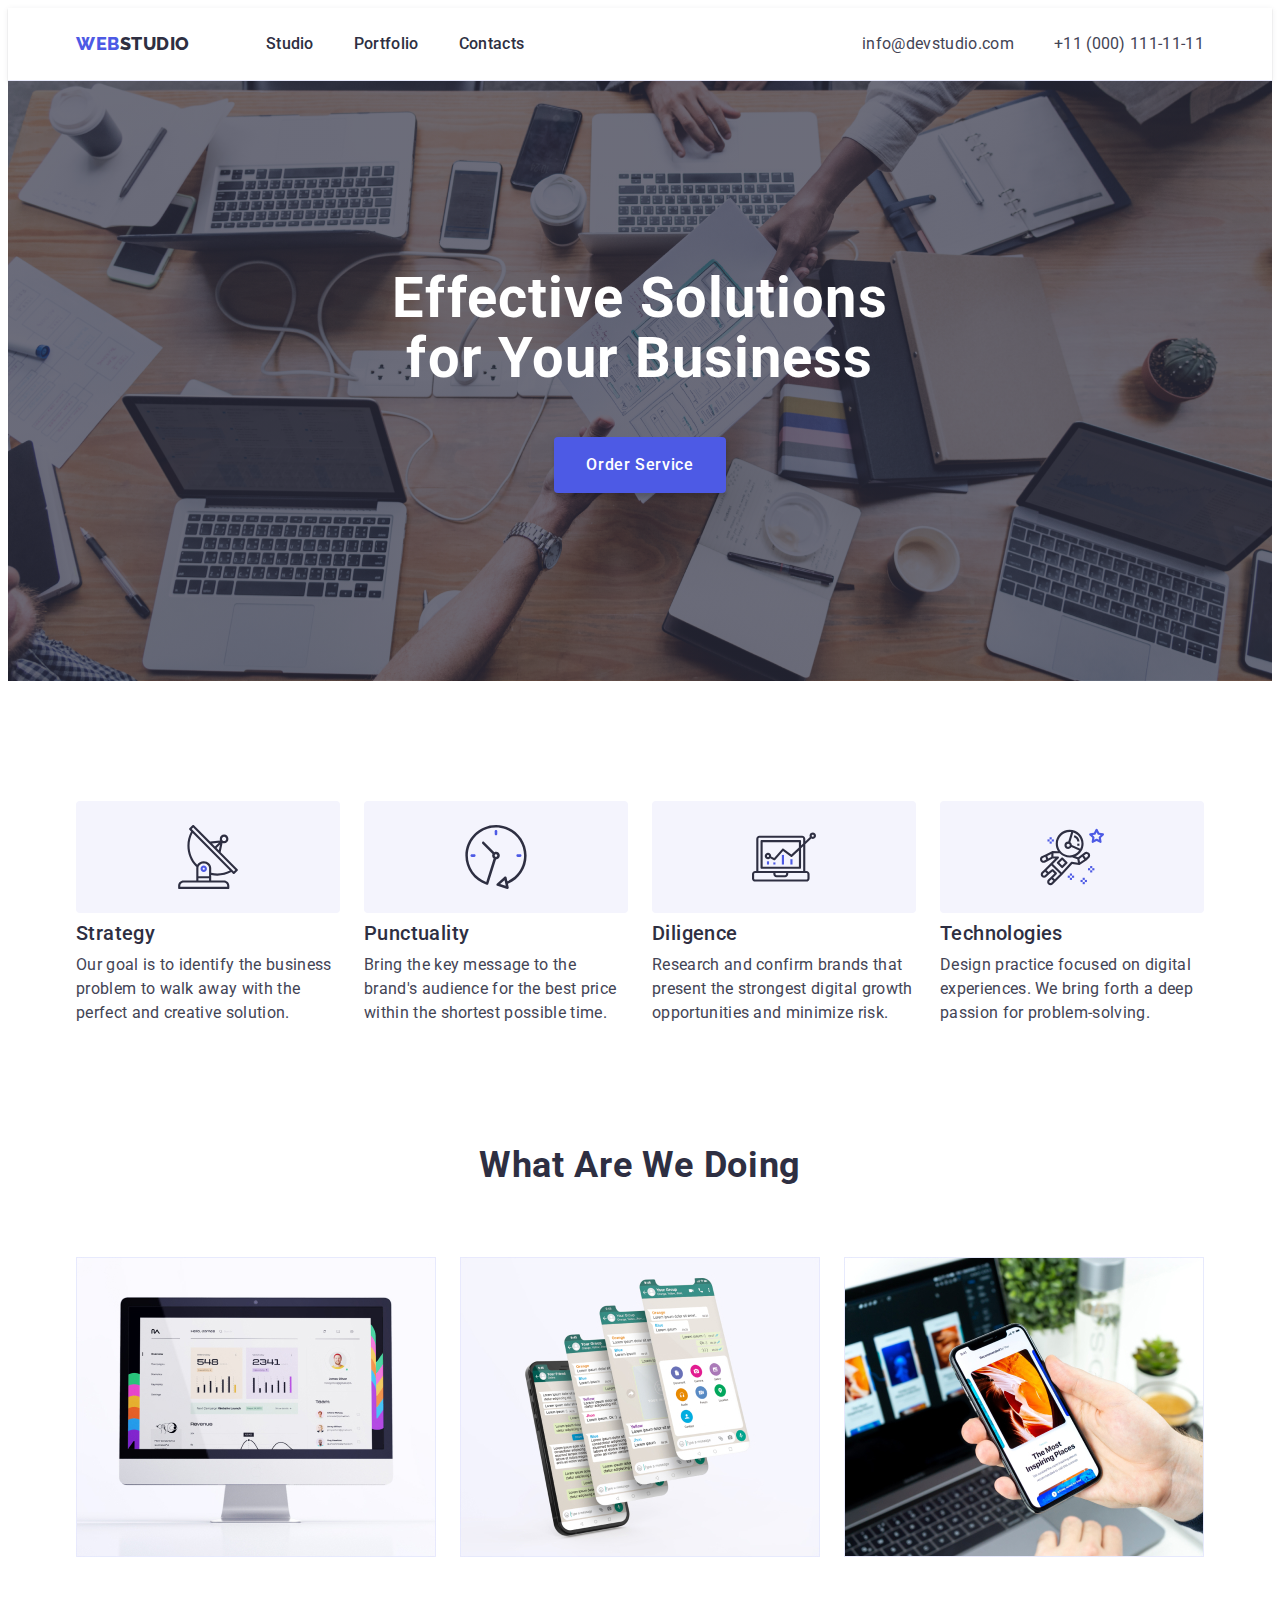
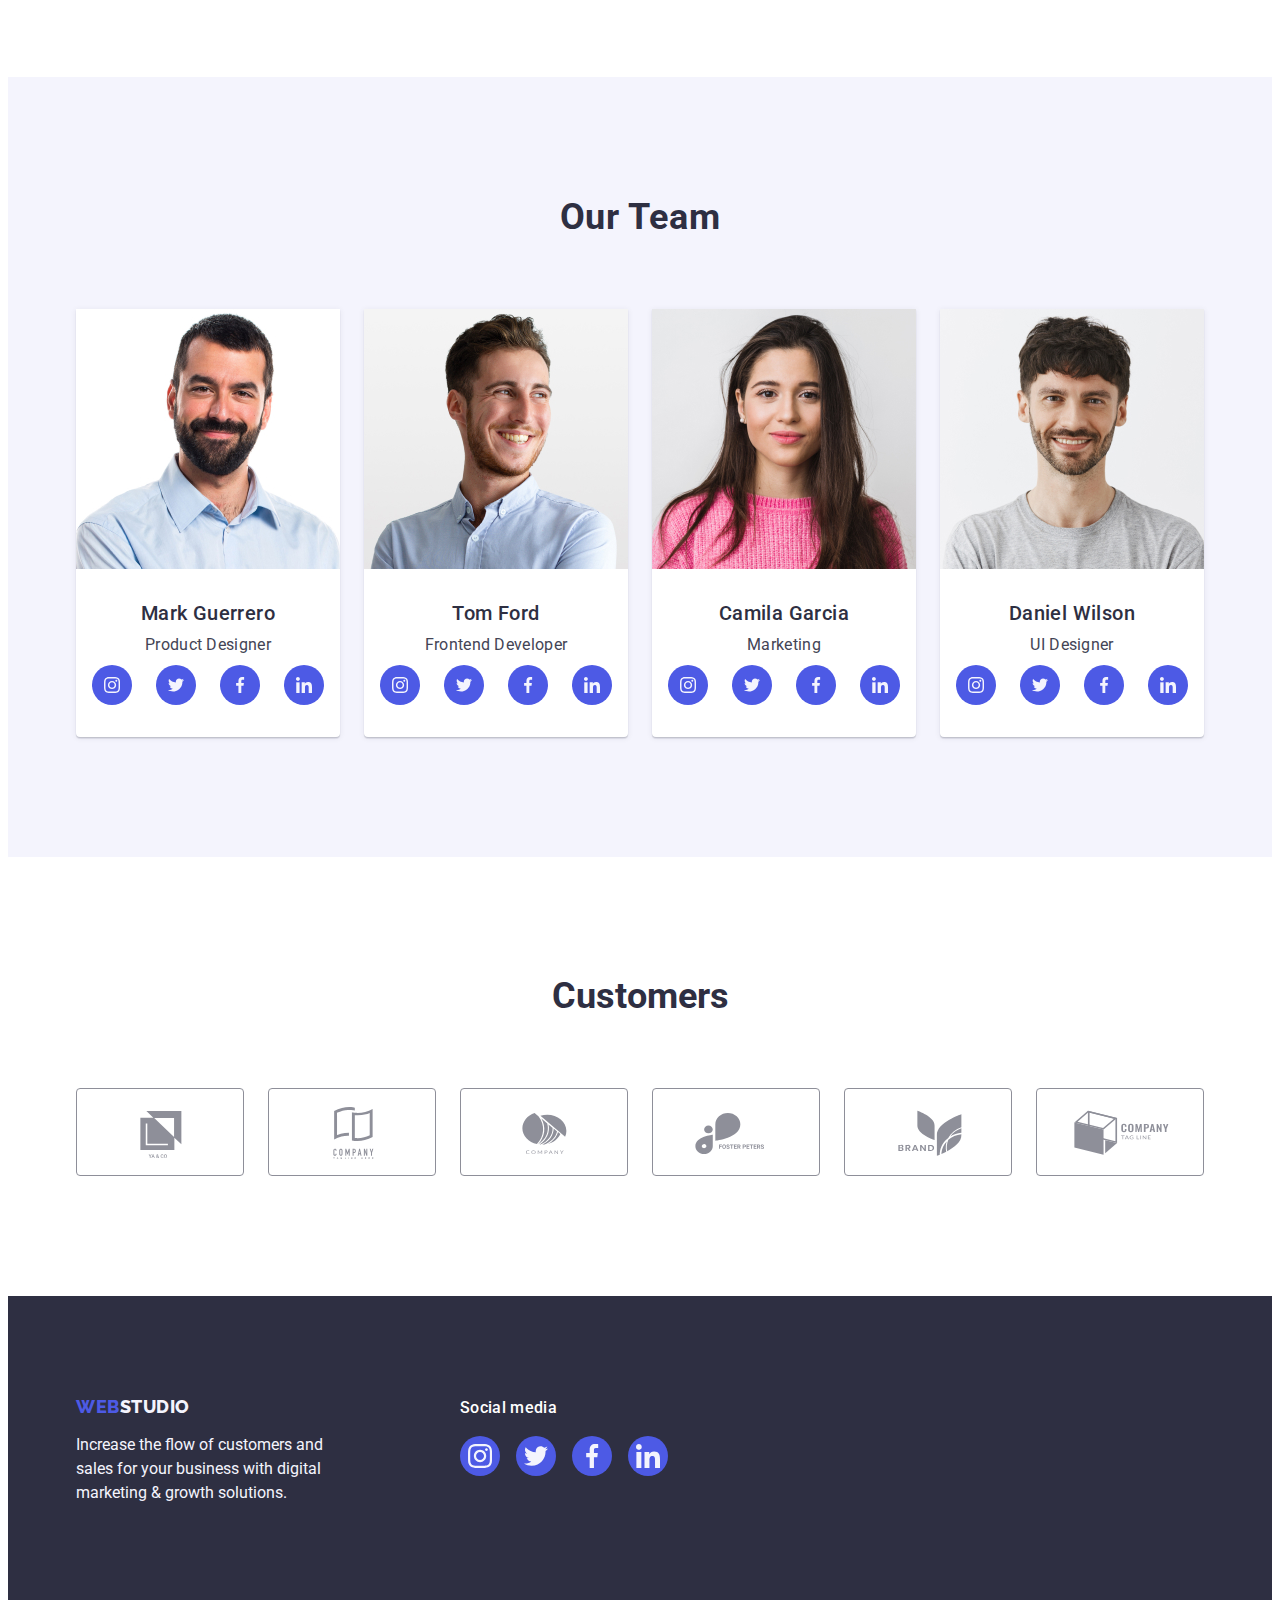
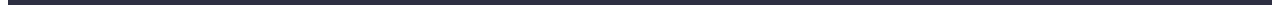
<file: index.html>
<!DOCTYPE html>
<html lang="en">
  <head>
    <meta charset="UTF-8" />
    <meta http-equiv="X-UA-Compatible" content="IE=edge" />
    <meta name="viewport" content="width=device-width, initial-scale=1.0" />
    <link rel="preconnect" href="https://fonts.googleapis.com" />
    <link rel="preconnect" href="https://fonts.gstatic.com" crossorigin />
    <link
      href="https://fonts.googleapis.com/css2?family=Raleway:wght@800&family=Roboto:wght@400;500;700;900&display=swap"
      rel="stylesheet"
    />
    <title>Document</title>
    <link
      rel="stylesheet"
      href="https://cdnjs.cloudflare.com/ajax/libs/modern-normalize/1.1.0/modern-normalize.min.css"
      integrity="sha512-wpPYUAdjBVSE4KJnH1VR1HeZfpl1ub8YT/NKx4PuQ5NmX2tKuGu6U/JRp5y+Y8XG2tV+wKQpNHVUX03MfMFn9Q=="
      crossorigin="anonymous"
      referrerpolicy="no-referrer"
    />
    <link rel="stylesheet" href="./css/styles.css" />
  </head>
  <body>
    <header class="header">
      <div class="container nav">
        <nav class="nav-list">
          <a href="./index.html" class="web padding-web"
            >Web<span class="table-studio">Studio</span></a
          >
          <ul class="nav">
            <li class="nav-item">
              <a href="./index.html" class="links">Studio</a>
            </li>
            <li class="nav-item">
              <a href="./portfolio.html" class="links">Portfolio</a>
            </li>
            <li class="nav-item"><a href="" class="links">Contacts</a></li>
          </ul>
        </nav>
        <address class="addr-nav">
          <ul class="nav-list address">
            <li>
              <a href="mailto:info@devstudio.com" class="contact"
                >info@devstudio.com</a
              >
            </li>
            <li>
              <a href="tel:+110001111111" class="contact"
                >+11 (000) 111-11-11</a
              >
            </li>
          </ul>
        </address>
      </div>
    </header>

    <main>
      <section class="hero">
        <div class="container">
          <h1 class="hero-title">Effective Solutions for Your Business</h1>
          <button type="button" class="button">Order Service</button>
        </div>
      </section>

      <section class="our-work">
        <div class="container">
          <h2 class="hidden-title" hidden>Our work</h2>
          <ul class="work-list">
            <li class="work-item">
              <div class="work-bg-icon">
                <svg class="work-icon" width="64" height="64">
                  <use href="./images/icons.svg#icon-antenna"></use>
                </svg>
              </div>
              <h3 class="work">Strategy</h3>
              <p class="article">
                Our goal is to identify the business problem to walk away with
                the perfect and creative solution.
              </p>
            </li>
            <li class="work-item">
              <div class="work-bg-icon">
                <svg class="work-icon" width="64" height="64">
                  <use href="./images/icons.svg#icon-clock"></use>
                </svg>
              </div>
              <h3 class="work">Punctuality</h3>
              <p class="article">
                Bring the key message to the brand's audience for the best price
                within the shortest possible time.
              </p>
            </li>
            <li class="work-item">
              <div class="work-bg-icon">
                <svg class="work-icon" width="64" height="64">
                  <use href="./images/icons.svg#icon-diagram"></use>
                </svg>
              </div>
              <h3 class="work">Diligence</h3>
              <p class="article">
                Research and confirm brands that present the strongest digital
                growth opportunities and minimize risk.
              </p>
            </li>
            <li class="work-item">
              <div class="work-bg-icon">
                <svg class="work-icon" width="64" height="64">
                  <use href="./images/icons.svg#icon-astronaut"></use>
                </svg>
              </div>
              <h3 class="work">Technologies</h3>
              <p class="article">
                Design practice focused on digital experiences. We bring forth a
                deep passion for problem-solving.
              </p>
            </li>
          </ul>
        </div>
      </section>

      <section class="application">
        <div class="container">
          <h2 class="application-title">What are we doing</h2>
          <ul class="application-list">
            <li class="application-item">
              <img
                src="./images/Rectangle_1.jpg"
                alt="Application development"
                width="360"
              />
            </li>
            <li class="application-item">
              <img
                src="./images/Rectangle_2.jpg"
                alt="Mobile applications"
                width="360"
              />
            </li>
            <li class="application-item">
              <img src="./images/Rectangle_3.jpg" alt="Sites" width="360" />
            </li>
          </ul>
        </div>
      </section>

      <section class="bg-team">
        <div class="container">
          <h2 class="application-title">Our Team</h2>
          <ul class="work-list">
            <li class="bg-cards">
              <img
                class="photo"
                src="./images/mark.jpg"
                alt="Photo Mark"
                width="264"
              />
              <div class="card-name">
                <h3 class="worker">Mark Guerrero</h3>
                <p class="subtitle">Product Designer</p>
                <ul class="soc-media-list">
                  <li class="soc-media">
                    <a href="" class="social-link" aria-label="Go to instagram">
                      <svg class="icon-bg" width="16" height="16">
                        <use
                          class="icon"
                          href="./images/icons.svg#icon-instagram"
                        ></use>
                      </svg>
                    </a>
                  </li>
                  <li class="soc-media">
                    <a href="" class="social-link" aria-label="Go to twitter">
                      <svg class="icon-bg" width="16" height="16">
                        <use
                          class="icon"
                          href="./images/icons.svg#icon-twitter"
                        ></use>
                      </svg>
                    </a>
                  </li>
                  <li class="soc-media">
                    <a href="" class="social-link" aria-label="Go to facebook">
                      <svg class="icon-bg" width="16" height="16">
                        <use
                          class="icon"
                          href="./images/icons.svg#icon-facebook"
                        ></use>
                      </svg>
                    </a>
                  </li>
                  <li class="soc-media">
                    <a href="" class="social-link" aria-label="Go to linkedin">
                      <svg class="icon-bg" width="16" height="16">
                        <use
                          class="icon"
                          href="./images/icons.svg#icon-linkedin"
                        ></use>
                      </svg>
                    </a>
                  </li>
                </ul>
              </div>
            </li>
            <li class="bg-cards">
              <img
                class="photo"
                src="./images/tom.jpg"
                alt="Photo Tom"
                width="264"
              />
              <div class="card-name">
                <h3 class="worker">Tom Ford</h3>
                <p class="subtitle">Frontend Developer</p>
                <ul class="soc-media-list">
                  <li class="soc-media">
                    <a href="" class="social-link" aria-label="Go to instagram">
                      <svg class="icon-bg" width="16" height="16">
                        <use
                          class="icon"
                          href="./images/icons.svg#icon-instagram"
                        ></use>
                      </svg>
                    </a>
                  </li>
                  <li class="soc-media">
                    <a href="" class="social-link" aria-label="Go to twitter">
                      <svg class="icon-bg" width="16" height="16">
                        <use
                          class="icon"
                          href="./images/icons.svg#icon-twitter"
                        ></use>
                      </svg>
                    </a>
                  </li>
                  <li class="soc-media">
                    <a href="" class="social-link" aria-label="Go to facebook">
                      <svg class="icon-bg" width="16" height="16">
                        <use
                          class="icon"
                          href="./images/icons.svg#icon-facebook"
                        ></use>
                      </svg>
                    </a>
                  </li>
                  <li class="soc-media">
                    <a href="" class="social-link" aria-label="Go to linkedin">
                      <svg class="icon-bg" width="16" height="16">
                        <use
                          class="icon"
                          href="./images/icons.svg#icon-linkedin"
                        ></use>
                      </svg>
                    </a>
                  </li>
                </ul>
              </div>
            </li>
            <li class="bg-cards">
              <img
                class="photo"
                src="./images/camila.jpg"
                alt="Photo Camila"
                width="264"
              />
              <div class="card-name">
                <h3 class="worker">Camila Garcia</h3>
                <p class="subtitle">Marketing</p>
                <ul class="soc-media-list">
                  <li class="soc-media">
                    <a href="" class="social-link" aria-label="Go to instagram">
                      <svg class="icon-bg" width="16" height="16">
                        <use
                          class="icon"
                          href="./images/icons.svg#icon-instagram"
                        ></use>
                      </svg>
                    </a>
                  </li>
                  <li class="soc-media">
                    <a href="" class="social-link" aria-label="Go to twitter">
                      <svg class="icon-bg" width="16" height="16">
                        <use
                          class="icon"
                          href="./images/icons.svg#icon-twitter"
                        ></use>
                      </svg>
                    </a>
                  </li>
                  <li class="soc-media">
                    <a href="" class="social-link" aria-label="Go to facebook">
                      <svg class="icon-bg" width="16" height="16">
                        <use
                          class="icon"
                          href="./images/icons.svg#icon-facebook"
                        ></use>
                      </svg>
                    </a>
                  </li>
                  <li class="soc-media">
                    <a href="" class="social-link" aria-label="Go to linkedin">
                      <svg class="icon-bg" width="16" height="16">
                        <use
                          class="icon"
                          href="./images/icons.svg#icon-linkedin"
                        ></use>
                      </svg>
                    </a>
                  </li>
                </ul>
              </div>
            </li>
            <li class="bg-cards">
              <img
                class="photo"
                src="./images/daniel.jpg"
                alt="Photo Daniel"
                width="264"
              />
              <div class="card-name">
                <h3 class="worker">Daniel Wilson</h3>
                <p class="subtitle">UI Designer</p>
                <ul class="soc-media-list">
                  <li class="soc-media">
                    <a href="" class="social-link" aria-label="Go to instagram">
                      <svg class="icon-bg" width="16" height="16">
                        <use
                          class="icon"
                          href="./images/icons.svg#icon-instagram"
                        ></use>
                      </svg>
                    </a>
                  </li>
                  <li class="soc-media">
                    <a href="" class="social-link" aria-label="Go to twitter">
                      <svg class="icon-bg" width="16" height="16">
                        <use
                          class="icon"
                          href="./images/icons.svg#icon-twitter"
                        ></use>
                      </svg>
                    </a>
                  </li>
                  <li class="soc-media">
                    <a href="" class="social-link" aria-label="Go to facebook">
                      <svg class="icon-bg" width="16" height="16">
                        <use
                          class="icon"
                          href="./images/icons.svg#icon-facebook"
                        ></use>
                      </svg>
                    </a>
                  </li>
                  <li class="soc-media">
                    <a href="" class="social-link" aria-label="Go to linkedin">
                      <svg class="icon-bg" width="16" height="16">
                        <use
                          class="icon"
                          href="./images/icons.svg#icon-linkedin"
                        ></use>
                      </svg>
                    </a>
                  </li>
                </ul>
              </div>
            </li>
          </ul>
        </div>
      </section>

      <section class="logo-section">
        <div class="container">
          <h2 class="logo-title">Customers</h2>
          <ul class="logo-list">
            <li class="logo-item">
              <a href="" class="logo-link">
                <svg class="logo" width="104" height="56">
                  <use href="./images/icons.svg#icon-logo-1"></use>
                </svg>
              </a>
            </li>

            <li class="logo-item">
              <a href="" class="logo-link">
                <svg class="logo" width="104" height="56">
                  <use href="./images/icons.svg#icon-logo-2"></use>
                </svg>
              </a>
            </li>
            <li class="logo-item">
              <a href="" class="logo-link">
                <svg class="logo" width="104" height="56">
                  <use href="./images/icons.svg#icon-logo-3"></use>
                </svg>
              </a>
            </li>

            <li class="logo-item">
              <a href="" class="logo-link">
                <svg class="logo" width="104" height="56">
                  <use href="./images/icons.svg#icon-logo-4"></use>
                </svg>
              </a>
            </li>

            <li class="logo-item">
              <a href="" class="logo-link">
                <svg class="logo" width="104" height="56">
                  <use href="./images/icons.svg#icon-logo-5"></use>
                </svg>
              </a>
            </li>

            <li class="logo-item">
              <a href="" class="logo-link">
                <svg class="logo" width="104" height="56">
                  <use href="./images/icons.svg#icon-logo-6"></use>
                </svg>
              </a>
            </li>
          </ul>
        </div>
      </section>
    </main>

    <footer class="footer">
      <div class="container footer-conteinter">
        <div class="footer-webstudio">
          <a href="./index.html" class="web footer-web"
            >Web<span class="footer-studio">Studio</span></a
          >
          <p class="footer-content">
            Increase the flow of customers and sales for your business with
            digital marketing & growth solutions.
          </p>
        </div>
        <div class="footer-soc-media">
          <p class="footer-media">Social media</p>
          <ul class="footer-list">
            <li class="soc-media">
              <a href="" class="footer-link" aria-label="Go to instagram">
                <svg class="icon-bg" width="24" height="24">
                  <use
                    class="icon"
                    href="./images/icons.svg#icon-instagram"
                  ></use>
                </svg>
              </a>
            </li>
            <li class="soc-media">
              <a href="" class="footer-link" aria-label="Go to twitter">
                <svg class="icon-bg" width="24" height="24">
                  <use
                    class="icon"
                    href="./images/icons.svg#icon-twitter"
                  ></use>
                </svg>
              </a>
            </li>
            <li class="soc-media">
              <a href="" class="footer-link" aria-label="Go to facebook">
                <svg class="icon-bg" width="24" height="24">
                  <use
                    class="icon"
                    href="./images/icons.svg#icon-facebook"
                  ></use>
                </svg>
              </a>
            </li>
            <li class="soc-media">
              <a href="" class="footer-link" aria-label="Go to linkedin">
                <svg class="icon-bg" width="24" height="24">
                  <use
                    class="icon"
                    href="./images/icons.svg#icon-linkedin"
                  ></use>
                </svg>
              </a>
            </li>
          </ul>
        </div>
      </div>
    </footer>
  </body>
</html>
</file>
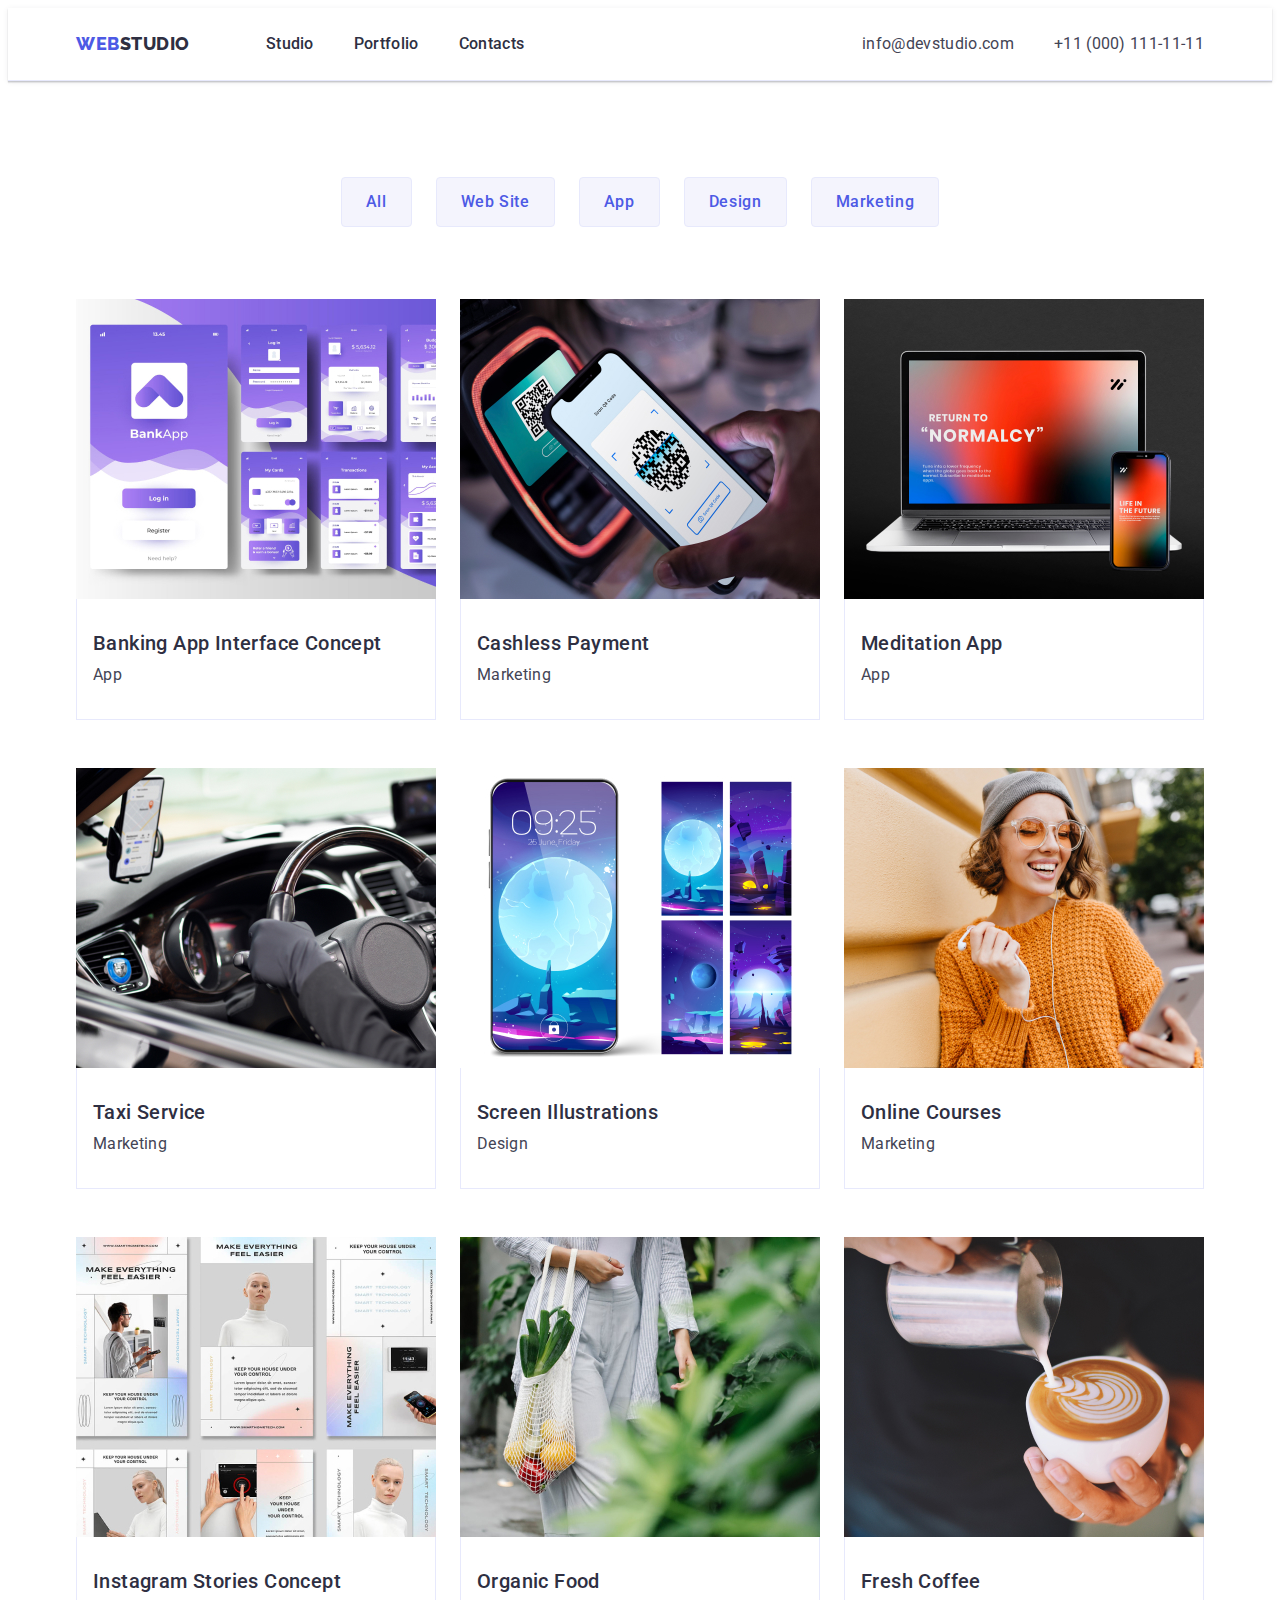
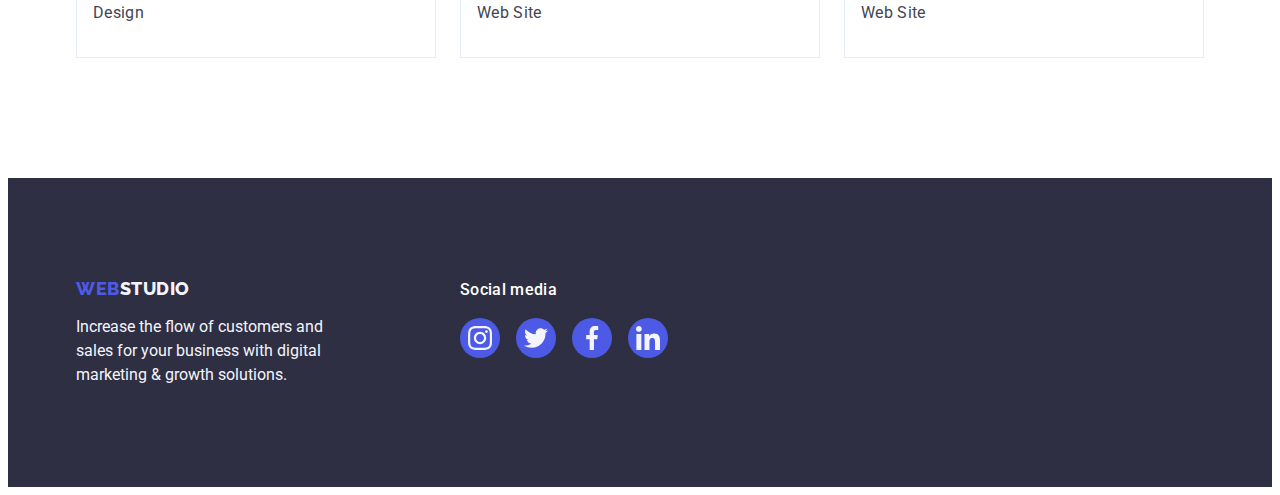
<file: portfolio.html>
<!DOCTYPE html>
<html lang="en">
  <head>
    <meta charset="UTF-8" />
    <meta http-equiv="X-UA-Compatible" content="IE=edge" />
    <meta name="viewport" content="width=device-width, initial-scale=1.0" />
    <link rel="preconnect" href="https://fonts.googleapis.com" />
    <link rel="preconnect" href="https://fonts.gstatic.com" crossorigin />
    <link
      href="https://fonts.googleapis.com/css2?family=Raleway:wght@800&family=Roboto:wght@400;500;700;900&display=swap"
      rel="stylesheet"
    />
    <title>Document</title>
    <link
      rel="stylesheet"
      href="https://cdnjs.cloudflare.com/ajax/libs/modern-normalize/1.1.0/modern-normalize.min.css"
      integrity="sha512-wpPYUAdjBVSE4KJnH1VR1HeZfpl1ub8YT/NKx4PuQ5NmX2tKuGu6U/JRp5y+Y8XG2tV+wKQpNHVUX03MfMFn9Q=="
      crossorigin="anonymous"
      referrerpolicy="no-referrer"
    />
    <link rel="stylesheet" href="./css/styles.css" />
  </head>
  <body>
    <header class="header">
      <div class="container nav">
        <nav class="nav-list">
          <a href="./index.html" class="web padding-web"
            >Web<span class="table-studio">Studio</span></a
          >
          <ul class="nav">
            <li class="nav-item">
              <a href="./index.html" class="links">Studio</a>
            </li>
            <li class="nav-item">
              <a href="./portfolio.html" class="links">Portfolio</a>
            </li>
            <li class="nav-item"><a href="" class="links">Contacts</a></li>
          </ul>
        </nav>
        <address class="addr-nav">
          <ul class="nav-list address">
            <li>
              <a href="mailto:info@devstudio.com" class="contact"
                >info@devstudio.com</a
              >
            </li>
            <li>
              <a href="tel:+110001111111" class="contact"
                >+11 (000) 111-11-11</a
              >
            </li>
          </ul>
        </address>
      </div>
    </header>

    <main>
      <section class="filtrs">
        <div class="container">
          <h1 hidden>Portfolio</h1>
          <ul class="buttons-list">
            <li><button type="button" class="buttons">All</button></li>
            <li><button type="button" class="buttons">Web Site</button></li>
            <li><button type="button" class="buttons">App</button></li>
            <li><button type="button" class="buttons">Design</button></li>
            <li><button type="button" class="buttons">Marketing</button></li>
          </ul>

          <ul class="app-list">
            <li class="app-item">
              <a href="" class="app-link"
                ><img
                  src="./images/banking.jpg"
                  alt="Banking App"
                  width="360"
                />
                <div class="app-title">
                  <h2 class="product-title">Banking App Interface Concept</h2>
                  <p class="article">App</p>
                </div></a
              >
            </li>
            <li class="app-item">
              <a href="" class="app-link">
                <img
                  src="./images/cashless.jpg"
                  alt="Cashless Payment"
                  width="360"
                />
                <div class="app-title">
                  <h2 class="product-title">Cashless Payment</h2>
                  <p class="article">Marketing</p>
                </div></a
              >
            </li>
            <li class="app-item">
              <a href="" class="app-link">
                <img
                  src="./images/meditation.jpg"
                  alt="Meditation App"
                  width="360"
                />
                <div class="app-title">
                  <h2 class="product-title">Meditation App</h2>
                  <p class="article">App</p>
                </div></a
              >
            </li>
            <li class="app-item">
              <a href="" class="app-link">
                <img src="./images/taxi.jpg" alt="Taxi Service" width="360" />
                <div class="app-title">
                  <h2 class="product-title">Taxi Service</h2>
                  <p class="article">Marketing</p>
                </div></a
              >
            </li>
            <li class="app-item">
              <a href="" class="app-link">
                <img
                  src="./images/screen.jpg"
                  alt="Screen Illustration"
                  width="360"
                />
                <div class="app-title">
                  <h2 class="product-title">Screen Illustrations</h2>
                  <p class="article">Design</p>
                </div></a
              >
            </li>
            <li class="app-item">
              <a href="" class="app-link">
                <img
                  src="./images/oline-courses.jpg"
                  alt="Oline Courses"
                  width="360"
                />
                <div class="app-title">
                  <h2 class="product-title">Online Courses</h2>
                  <p class="article">Marketing</p>
                </div></a
              >
            </li>
            <li class="app-item">
              <a href="" class="app-link">
                <img
                  src="./images/instagram-stories.jpg"
                  alt="Instagram Stories"
                  width="360"
                />
                <div class="app-title">
                  <h2 class="product-title">Instagram Stories Concept</h2>
                  <p class="article">Design</p>
                </div></a
              >
            </li>
            <li class="app-item">
              <a href="" class="app-link">
                <img src="./images/organic-food.jpg" alt="Food" width="360" />
                <div class="app-title">
                  <h2 class="product-title">Organic Food</h2>
                  <p class="article">Web Site</p>
                </div></a
              >
            </li>
            <li class="app-item">
              <a href="" class="app-link">
                <img src="./images/fresh-coffee.jpg" alt="Coffee" width="360" />
                <div class="app-title">
                  <h2 class="product-title">Fresh Coffee</h2>
                  <p class="article">Web Site</p>
                </div></a
              >
            </li>
          </ul>
        </div>
      </section>
    </main>

    <footer class="footer">
      <div class="container footer-conteinter">
        <div class="footer-webstudio">
          <a href="./index.html" class="web footer-web"
            >Web<span class="footer-studio">Studio</span></a
          >
          <p class="footer-content">
            Increase the flow of customers and sales for your business with
            digital marketing & growth solutions.
          </p>
        </div>
        <div class="footer-soc-media">
          <p class="footer-media">Social media</p>
          <ul class="footer-list">
            <li class="soc-media">
              <a href="" class="footer-link" aria-label="Go to instagram">
                <svg class="icon-bg" width="24" height="24">
                  <use
                    class="icon"
                    href="./images/icons.svg#icon-instagram"
                  ></use>
                </svg>
              </a>
            </li>
            <li class="soc-media">
              <a href="" class="footer-link" aria-label="Go to twitter">
                <svg class="icon-bg" width="24" height="24">
                  <use
                    class="icon"
                    href="./images/icons.svg#icon-twitter"
                  ></use>
                </svg>
              </a>
            </li>
            <li class="soc-media">
              <a href="" class="footer-link" aria-label="Go to facebook">
                <svg class="icon-bg" width="24" height="24">
                  <use
                    class="icon"
                    href="./images/icons.svg#icon-facebook"
                  ></use>
                </svg>
              </a>
            </li>
            <li class="soc-media">
              <a href="" class="footer-link" aria-label="Go to linkedin">
                <svg class="icon-bg" width="24" height="24">
                  <use
                    class="icon"
                    href="./images/icons.svg#icon-linkedin"
                  ></use>
                </svg>
              </a>
            </li>
          </ul>
        </div>
      </div>
    </footer>
  </body>
</html>
</file>
<file: css/styles.css>
:root{
    --title-text-color:#2E2F42;
    --text-color:#434455;
    --focus-text:#404BBF;
    --text-button:#4D5AE5;
    --background-button:#E7E9FC;
    --focus-button:#FFFFFF;
    --footer-text:#F4F4FD;
    --footer-focus-link:#31D0AA;
    --logo:#8E8F99;
            
}

*,
*::after,
*::before{
    box-sizing: border-box;

}

.container{
    width: 1158px;
    padding: 0 15px; 
    margin: 0 auto;
}

body{
    font-family: Roboto, sans-serif;
    color: var(--text-color);
    background-color: var(--focus-button);
}

ul {
    list-style: none;
    padding: 0;
    margin: 0;
}

a {
    color: inherit;
    text-decoration: none;
}

h1,
h2,
h3,
h4,
h5,
h6,
p {
    margin: 0;
}

img {
    display: block;
}

button {
    padding: 0;
    border: none;
    background-color: transparent;
    font: inherit;
    cursor: pointer;
}

address {
    font-style: normal;
}

/* header-nav */

.header {
    border-bottom: 1px solid var(--background-button);
    box-shadow: 0px 2px 1px rgba(46, 47, 66, 0.08), 0px 1px 1px rgba(46, 47, 66, 0.16), 0px 1px 6px rgba(46, 47, 66, 0.08);
}

.nav{
    display: flex;
}

.nav-list {
    display: flex;
    align-items: center;
}

.nav-item:not(:last-child){
margin-right: 40px;
}

.web {
    font-family: 'Raleway', sans-serif;
    font-weight: 800;
    font-size: 18px;
    line-height: 1.17;
    letter-spacing: 0.03em;
    text-transform: uppercase;
    color: var(--text-button);
    text-decoration: none;
}

.padding-web {
    margin-right: 76px;
    padding: 24px 0;
}

.table-studio {
    color: var(--title-text-color);
}

.links {
    font-weight: 500;
    font-size: 16px;
    line-height: 1.5;
    letter-spacing: 0.02em;
    color: var(--title-text-color);
    padding: 24px 0;
}

.links:hover,
.links:focus {
    color: var(--focus-text);
}

/* header-address */

.address {
    margin-left: auto;
    gap: 40px;
    padding: 24px 0;
}

.addr-nav {
    font-style: normal;
    margin-left: auto;
}

.contact {
    font-size: 16px;
    line-height: 1.5;
    letter-spacing: 0.02em;
    color: var(--text-color);
}

.contact:hover,
.contact:focus {
    color: var(--focus-text);
}

/* hero */

.hero {
    background-image: linear-gradient(rgba(46, 47, 66, 0.7),rgba(46, 47, 66, 0.7)), url(../images/hero-photo.jpg);
    max-width: 1440px;
    margin-left: auto;
    margin-right: auto;
    background-repeat: no-repeat;
    background-position: center;
    background-size: cover;
    padding-top: 188px;
    padding-bottom: 188px;
}

.hero-title {
    margin-bottom: 48px;
    margin-top: 0;
    margin-left: auto;
    margin-right: auto;
    font-size: 56px;
    line-height: 1.07;
    letter-spacing: 0.02em;
    color: var(--focus-button);
    max-width: 496px;
    text-align: center;

}

.button {
    background-color: var(--text-button);
    font-family: "Roboto", sans-serif;
    font-weight: 500;
    font-size: 16px;
    line-height: 1.5;
    letter-spacing: 0.04em;
    color: var(--focus-button);
    cursor: pointer;
    box-shadow: 0px 4px 4px rgba(0, 0, 0, 0.15);
    border-radius: 4px;
    padding: 16px 32px;
    display: block;
    min-width: 169px;
    margin: 0 auto;

}

.button:hover,
.button:focus {
    color: var(--focus-button);
    background-color: var(--focus-text);

}

/* first section "Our work" */
.card-name{
    padding: 32px 0;
}

.our-work {
    padding: 120px 0;
}

.work-list {
    display: flex;
    justify-content: space-between;
    gap: 24px;
}

.work-item {
    width: calc((100% - 72px) / 4);
}

.work-bg-icon{
    display: flex;
    align-items: center;
    justify-content: center;
    border-radius: 4px;
    margin-bottom: 8px;
    width: 264px;
    height: 112px;
    background-color: var(--footer-text);
    padding: 24px 100px;
}

.work {
    font-weight: 500;
    font-size: 20px;
    line-height: 1.2;
    letter-spacing: 0.02em;
    color: var(--title-text-color);
    margin-bottom: 8px;
}

.article {
    font-size: 16px;
    line-height: 1.5;
    letter-spacing: 0.02em;
    color: var(--text-color);
}

/* second section "What are we doind" */

.application {
    padding-bottom: 120px;
}

.application-title {

    font-weight: 700;
    font-size: 36px;
    line-height: calc(40 / 36);
    text-align: center;
    letter-spacing: 0.02em;
    text-transform: capitalize;
    color: var(--title-text-color);
    margin-bottom: 72px;
}

.application-list {
    display: flex;
    justify-content: space-between;
    gap: 24px;
}

.application-item {
    width: calc((100% - 48px) / 3);
}

/* third section "Our team" */

.bg-team {
    background-color: var(--footer-text);
    padding: 120px 0;
}

.bg-cards {
    background-color: var(--focus-button);
    width: calc((100% - 72px) / 4);
    border-radius: 0px 0px 4px 4px;
    background: #FFFFFF;
        box-shadow: 0px 1px 6px rgba(46, 47, 66, 0.08), 0px 1px 1px rgba(46, 47, 66, 0.16), 0px 2px 1px rgba(46, 47, 66, 0.08);
}

.card-name {
    padding: 32px 0;
    
}

.soc-media-list{
    display: flex;
    margin-top: 8px;
    gap: 24px;
    justify-content: center;
}

.icon-bg{
    fill: var(--footer-text);
}

.social-link{
    display: flex;
    align-items: center;
    justify-content: center;
    width: 40px;
    height: 40px;
    border-radius: 50%;
    background-color: var(--text-button);
}

.social-link:hover,
.social-link:focus{
    background-color: var(--focus-text);
}

.worker {
    font-weight: 500;
    font-size: 20px;
    line-height: 1.2;
    letter-spacing: 0.02em;
    color: var(--title-text-color);
    margin-bottom: 8px;
    text-align: center;
}

.subtitle {
    font-size: 16px;
    line-height: 1.5;
    letter-spacing: 0.02em;
    color: var(--text-color);
    text-align: center;
}

/* main section buttons */

.filtrs {
    padding-top: 96px;
    padding-bottom: 120px;
}

.buttons-list {
    display: flex;
    gap: 24px;
    justify-content: center;
    margin-bottom: 72px;
}

.buttons {
    font-size: 16px;
    line-height: 1.5;
    font-weight: 500;
    letter-spacing: 0.04em;
    color: var(--text-button);
    background-color: var(--footer-text);
    cursor: pointer;
    font-family: inherit;
    border: 1px solid var(--background-button);
    border-radius: 4px;
    padding: 12px 24px;
}

.buttons:hover,
.buttons:focus {
    color: var(--focus-button);
    background-color: var(--focus-text);
    border: 1px solid transparent;
    box-shadow: 0px 3px 1px rgba(0, 0, 0, 0.1), 0px 2px 1px rgba(0, 0, 0, 0.08), 0px 2px 2px rgba(0, 0, 0, 0.12);
}

/* cards section */

.app-list {
    display: flex;
    flex-wrap: wrap;
    gap: 24px;
    row-gap: 48px;
}

.app-link{
    display: block;
}
.app-title {
    padding: 32px 16px;
    border: 1px solid var(--background-button);
    border-top: none;
}

.app-link:hover,
.app-link:focus{
    box-shadow: 0px 1px 6px rgba(46, 47, 66, 0.08), 0px 1px 1px rgba(46, 47, 66, 0.16), 0px 2px 1px rgba(46, 47, 66, 0.08);
}

.app-item {
    flex-basis: calc((100% - 24px * 2) / 3);
}

.product-title {
    font-weight: 500;
    font-size: 20px;
    line-height: 1.2;
    letter-spacing: 0.02em;
    color: var(--title-text-color);
    margin-bottom: 8px;

}

/* Customers */

.logo-section{
padding: 120px 0;
}

.logo-title{
    font-size: 36px;
    line-height: 1.1;
    color: var(--title-text-color);
    text-align: center;
    margin-bottom: 72px;

}
.logo-list {
    display: flex;
    margin-top: 72px;
    gap: 24px;
}

.logo-item{
    width: calc((100% - 120px) / 6);
    height: 88px;
}

.logo-link{
    width: 100%;
    height: 100%;
    border: 1px solid var(--logo);
    border-radius: 4px;
    display: flex;
    align-items: center;
    justify-content: center;
    color: var(--logo);
}

.logo-link:hover,
.logo-link:focus {
    border-color:var(--focus-text);
    color:var(--focus-text)   
}

    .logo{
        fill: currentColor;
    }
    
/* footer */

.footer-conteinter{
    align-items: baseline;
    display: flex;
}
.footer{
    background-color: var(--title-text-color);
    padding: 100px 0;
    
}

.footer-webstudio{
    margin-right: 120px;
}

.footer-studio{
    color: var(--footer-text);
}

.footer-web
{
    display: inline-block;
        margin-bottom: 16px;
}

.footer-content{
    color: var(--footer-text);
    width: 264px;
    font-size: 16px;
    line-height: calc(24 / 16);
}

.footer-media{
        color: var(--focus-button);
        font-weight: 500;
        font-size: 16px;
        line-height: calc(24 / 16);
        letter-spacing: 0.02em;
        margin-bottom: 16px;
}

.footer-list {
    display: flex;
    margin-top: 16px;
    gap: 16px;
}

.footer-link {
    display: flex;
    align-items: center;
    justify-content: center;
    width: 40px;
    height: 40px;
    border-radius: 50%;
    background-color: var(--text-button);
}

.footer-link:hover,
.footer-link:focus {
    background-color: var(--footer-focus-link);
}
</file>
